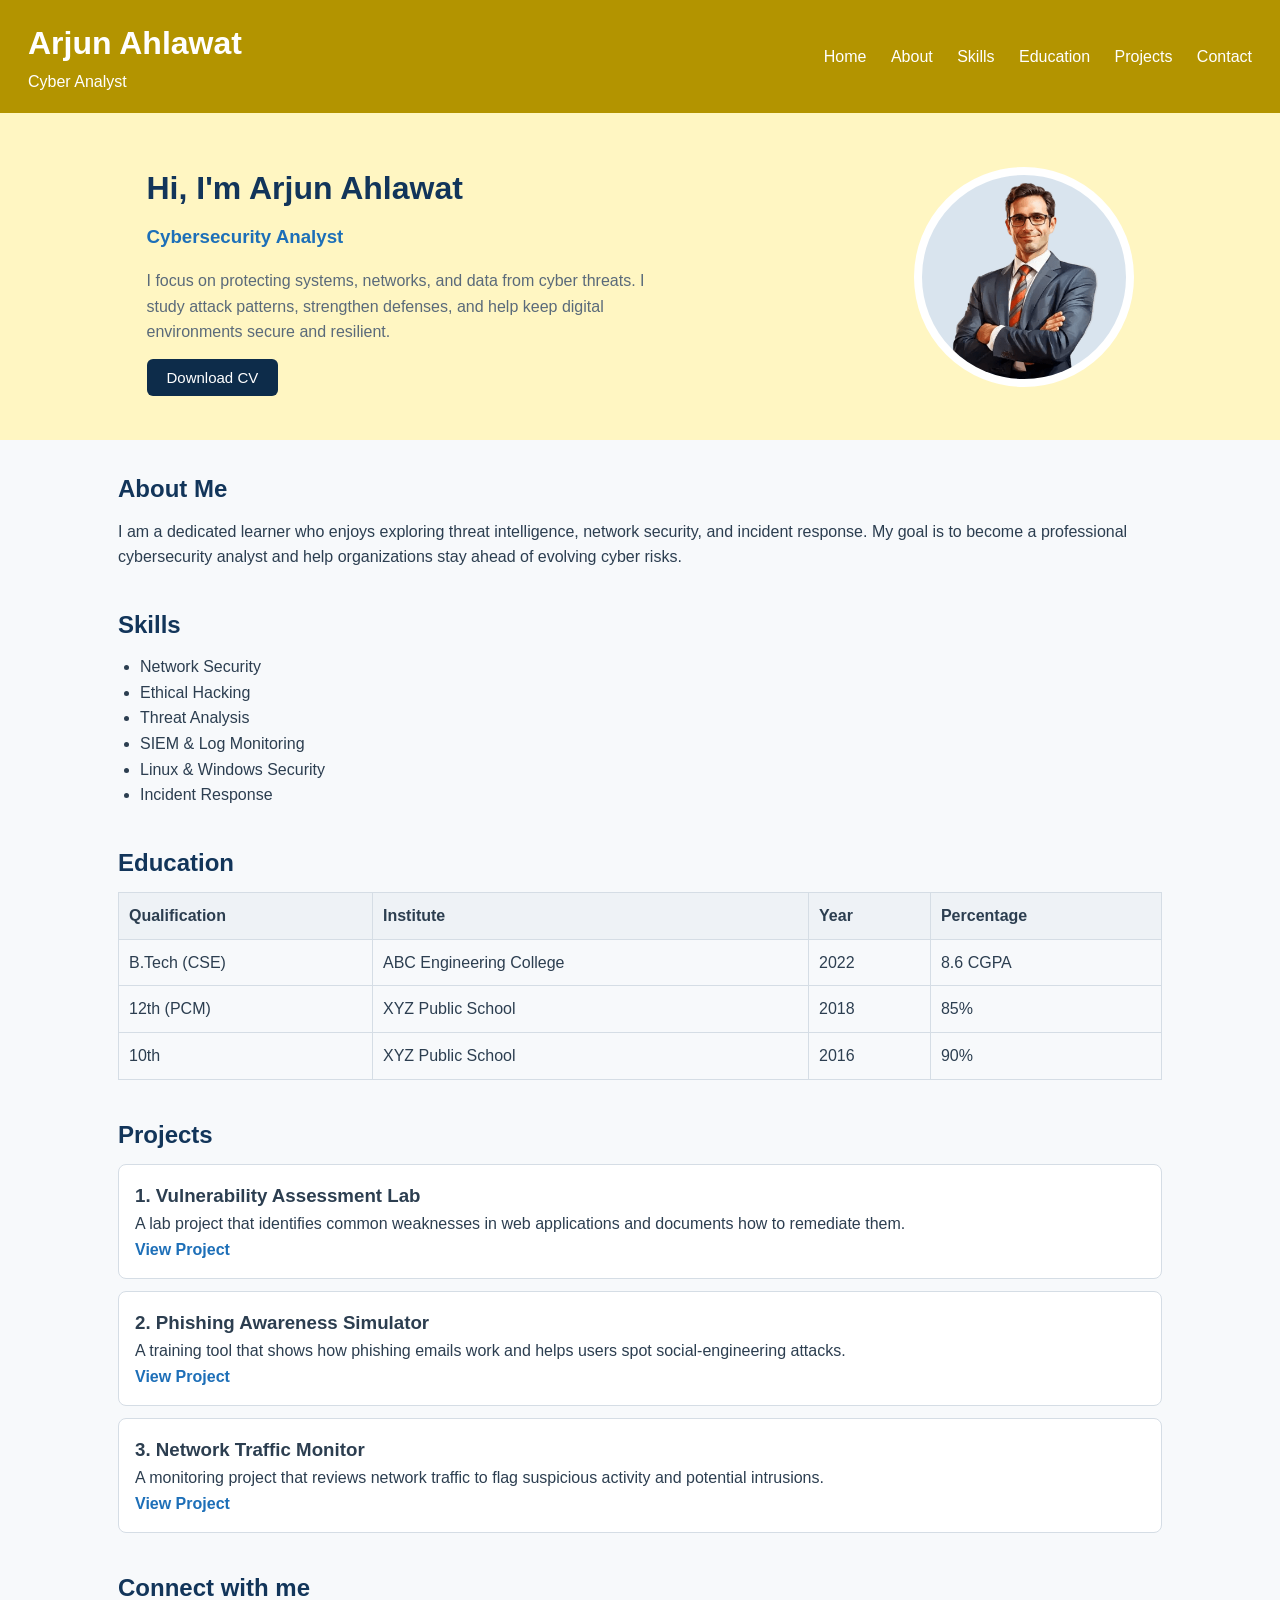
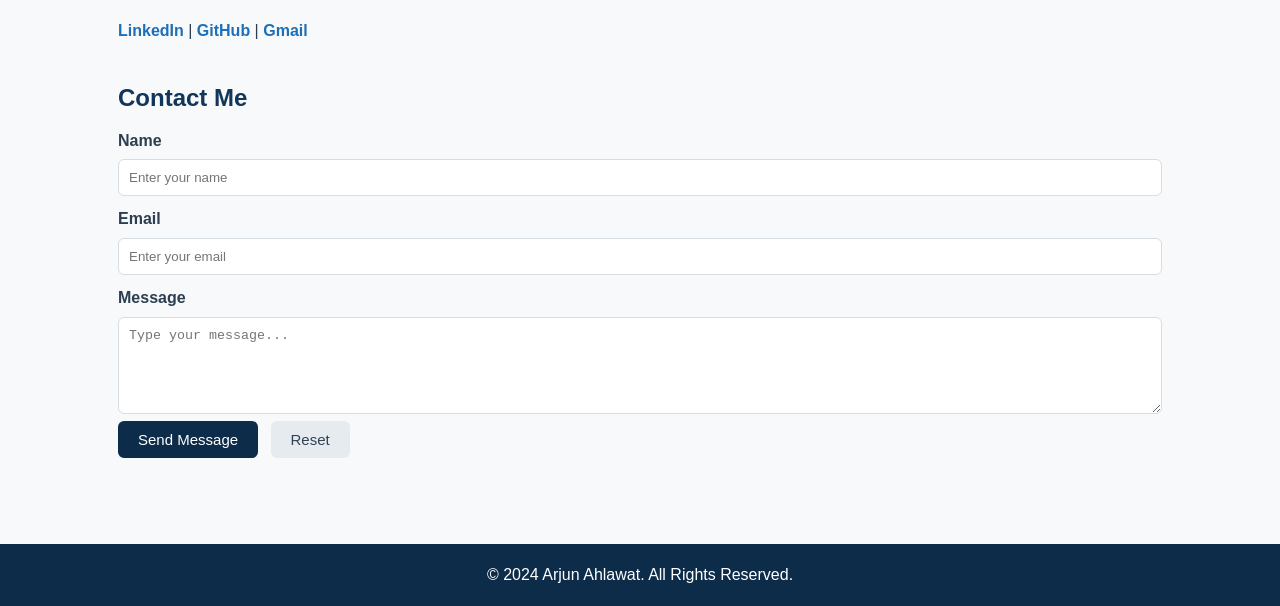
<file: Assignment/index.html>
<!DOCTYPE html>

<html>

<head>
  <title>Arjun Ahlawat | Cyber Security</title>
  <link rel="stylesheet" href="style.css">
</head>


<body>
  <header class="topbar">

    <div class="name">
      <h1>Arjun Ahlawat</h1>
      <p>Cyber Analyst</p>
    </div>

    <nav class="menu">
      <a href="#home">Home</a>
      <a href="#about">About</a>
      <a href="#skills">Skills</a>
      <a href="#education">Education</a>
      <a href="#projects">Projects</a>
      <a href="#contact">Contact</a>
    </nav>

  </header>

  <section class="intro" id="home">

    <div class="intro-text">
      <h2>Hi, I'm Arjun Ahlawat</h2>
      <h3>Cybersecurity Analyst</h3>
      <p>
        I focus on protecting systems, networks, and data from cyber threats.
        I study attack patterns, strengthen defenses, and help keep digital
        environments secure and resilient.
      </p>
      <a class="btn" href="#">Download CV</a>
    </div>
    
    <img class="profile" src="pngtree-happy-corporate-business-professional-one-man-clipart-white-background-png-image_10329231.png" alt="Arjun Ahlawat">
  </section>

  <main class="page">

    <section id="about">
      <h2>About Me</h2>
      <p>
        I am a dedicated learner who enjoys exploring threat intelligence,
        network security, and incident response. My goal is to become a
        professional cybersecurity analyst and help organizations stay
        ahead of evolving cyber risks.
      </p>
    </section>

    <section id="skills">
      <h2>Skills</h2>
      <ul>
        <li>Network Security</li>
        <li>Ethical Hacking</li>
        <li>Threat Analysis</li>
        <li>SIEM &amp; Log Monitoring</li>
        <li>Linux &amp; Windows Security</li>
        <li>Incident Response</li>
      </ul>
    </section>

    <section id="education">
      <h2>Education</h2>
      <table>
        <tr>
          <th>Qualification</th>
          <th>Institute</th>
          <th>Year</th>
          <th>Percentage</th>
        </tr>
        <tr>
          <td>B.Tech (CSE)</td>
          <td>ABC Engineering College</td>
          <td>2022</td>
          <td>8.6 CGPA</td>
        </tr>
        <tr>
          <td>12th (PCM)</td>
          <td>XYZ Public School</td>
          <td>2018</td>
          <td>85%</td>
        </tr>
        <tr>
          <td>10th</td>
          <td>XYZ Public School</td>
          <td>2016</td>
          <td>90%</td>
        </tr>
      </table>
    </section>

    <section id="projects">
      <h2>Projects</h2>
      <div class="project">
        <h3>1. Vulnerability Assessment Lab</h3>
        <p>A lab project that identifies common weaknesses in web applications and documents how to remediate them.</p>
        <a href="#">View Project</a>
      </div>
      <div class="project">
        <h3>2. Phishing Awareness Simulator</h3>
        <p>A training tool that shows how phishing emails work and helps users spot social-engineering attacks.</p>
        <a href="#">View Project</a>
      </div>
      <div class="project">
        <h3>3. Network Traffic Monitor</h3>
        <p>A monitoring project that reviews network traffic to flag suspicious activity and potential intrusions.</p>
        <a href="#">View Project</a>
      </div>
    </section>

    <section id="social">
      <h2>Connect with me</h2>
      <p>
        <a href="#">LinkedIn</a> |
        <a href="#">GitHub</a> |
        <a href="#">Gmail</a>
      </p>
    </section>

    <section id="contact">
      <h2>Contact Me</h2>
      <form>
        <label for="name">Name</label>
        <input id="name" type="text" placeholder="Enter your name">

        <label for="email">Email</label>
        <input id="email" type="email" placeholder="Enter your email">

        <label for="message">Message</label>
        <textarea id="message" rows="5" placeholder="Type your message..."></textarea>

        <br>
        <button class="btn" type="submit">Send Message</button>
        <button class="btn-reset" type="reset">Reset</button>
      </form>
    </section>

  </main>

  <footer>
    <p>&copy; 2024 Arjun Ahlawat. All Rights Reserved.</p>
  </footer>

</body>
</html>
</file>
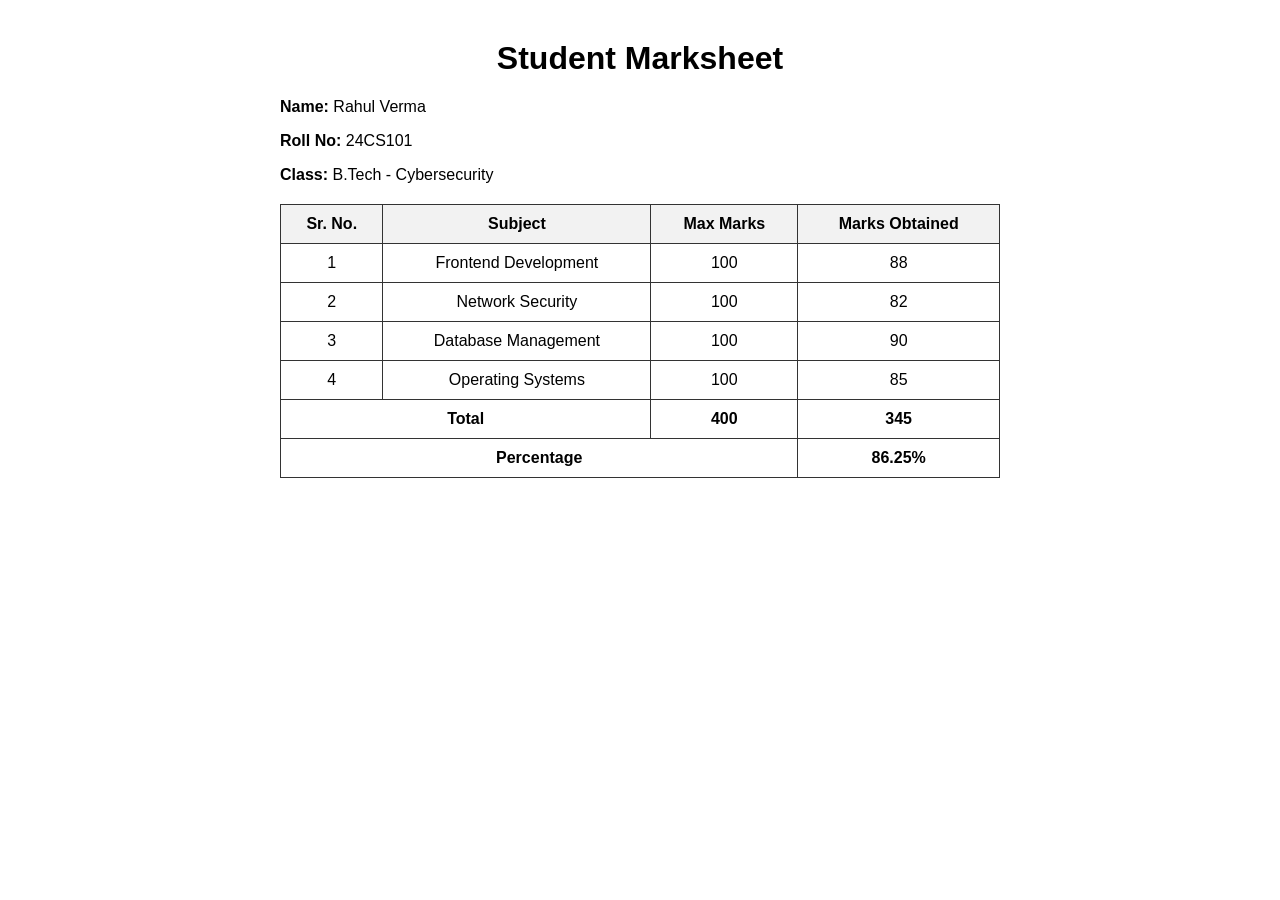
<file: Assignment - 2 (Lab)/1_marksheet.html>
<!DOCTYPE html>
<html lang="en">
<head>
<meta charset="UTF-8">
<title>Student Marksheet</title>
<style>
    body { font-family: Arial, sans-serif; margin: 40px; }
    h1 { text-align: center; }
    table { border-collapse: collapse; width: 60%; margin: 20px auto; }
    th, td { border: 1px solid #333; padding: 10px; text-align: center; }
    th { background-color: #f2f2f2; }
    .info { width: 60%; margin: 0 auto 20px auto; }
</style>
</head>
<body>

<h1>Student Marksheet</h1>

<div class="info">
    <p><strong>Name:</strong> Rahul Verma</p>
    <p><strong>Roll No:</strong> 24CS101</p>
    <p><strong>Class:</strong> B.Tech - Cybersecurity</p>
</div>

<table>
    <tr>
        <th>Sr. No.</th>
        <th>Subject</th>
        <th>Max Marks</th>
        <th>Marks Obtained</th>
    </tr>
    <tr>
        <td>1</td>
        <td>Frontend Development</td>
        <td>100</td>
        <td>88</td>
    </tr>
    <tr>
        <td>2</td>
        <td>Network Security</td>
        <td>100</td>
        <td>82</td>
    </tr>
    <tr>
        <td>3</td>
        <td>Database Management</td>
        <td>100</td>
        <td>90</td>
    </tr>
    <tr>
        <td>4</td>
        <td>Operating Systems</td>
        <td>100</td>
        <td>85</td>
    </tr>
    <tr>
        <td colspan="2"><strong>Total</strong></td>
        <td><strong>400</strong></td>
        <td><strong>345</strong></td>
    </tr>
    <tr>
        <td colspan="3"><strong>Percentage</strong></td>
        <td><strong>86.25%</strong></td>
    </tr>
</table>

</body>
</html>
</file>
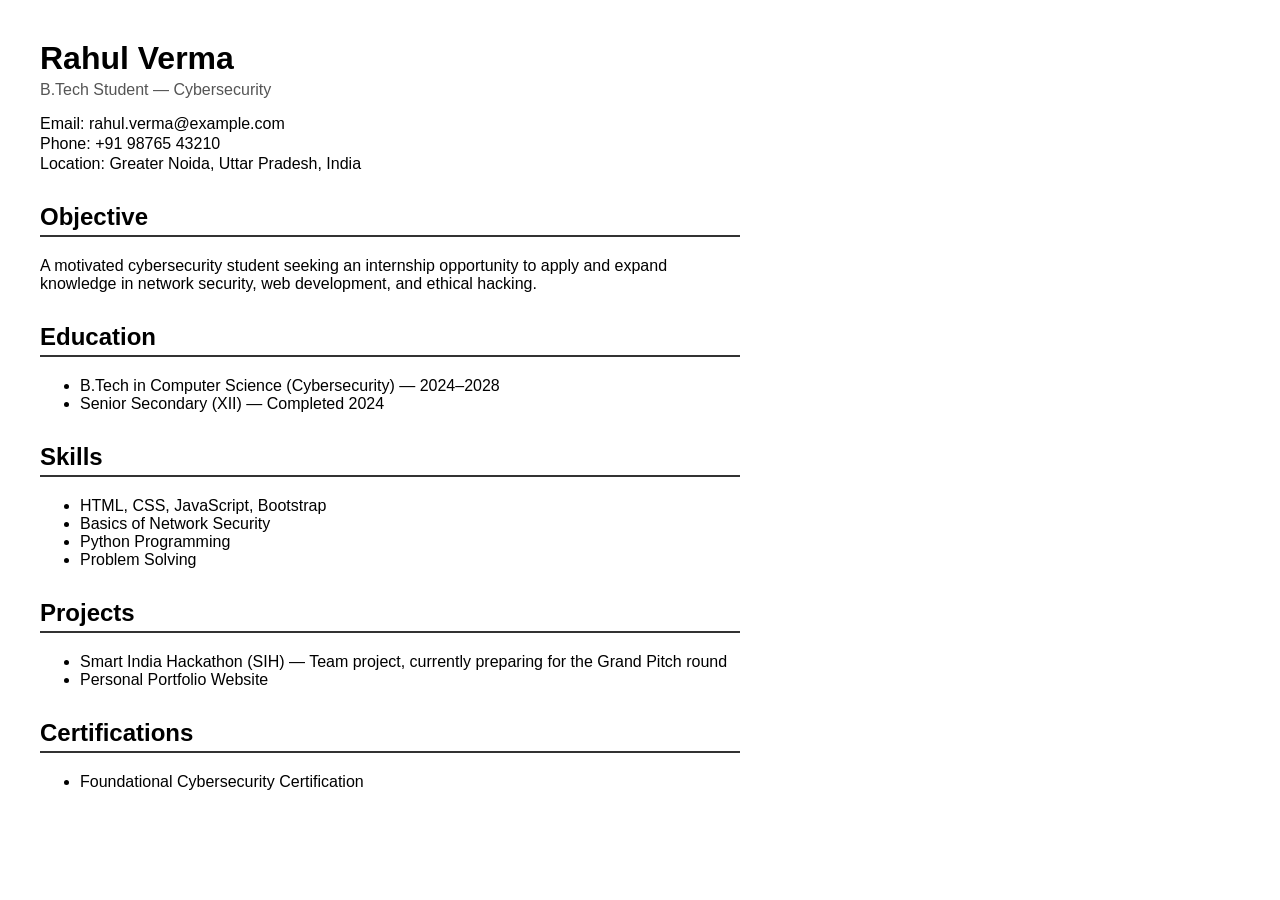
<file: Assignment - 2 (Lab)/2_resume.html>
<!DOCTYPE html>
<html lang="en">
<head>
<meta charset="UTF-8">
<title>Resume</title>
<style>
    body { font-family: Arial, sans-serif; margin: 40px; max-width: 700px; }
    h1 { margin-bottom: 0; }
    .subtitle { color: #555; margin-top: 4px; }
    h2 { border-bottom: 2px solid #333; padding-bottom: 4px; margin-top: 30px; }
    ul { margin: 5px 0; }
    .contact p { margin: 2px 0; }
</style>
</head>
<body>

<h1>Rahul Verma</h1>
<p class="subtitle">B.Tech Student — Cybersecurity</p>

<div class="contact">
    <p>Email: rahul.verma@example.com</p>
    <p>Phone: +91 98765 43210</p>
    <p>Location: Greater Noida, Uttar Pradesh, India</p>
</div>

<h2>Objective</h2>
<p>A motivated cybersecurity student seeking an internship opportunity to apply and expand knowledge in network security, web development, and ethical hacking.</p>

<h2>Education</h2>
<ul>
    <li>B.Tech in Computer Science (Cybersecurity) — 2024–2028</li>
    <li>Senior Secondary (XII) — Completed 2024</li>
</ul>

<h2>Skills</h2>
<ul>
    <li>HTML, CSS, JavaScript, Bootstrap</li>
    <li>Basics of Network Security</li>
    <li>Python Programming</li>
    <li>Problem Solving</li>
</ul>

<h2>Projects</h2>
<ul>
    <li>Smart India Hackathon (SIH) — Team project, currently preparing for the Grand Pitch round</li>
    <li>Personal Portfolio Website</li>
</ul>

<h2>Certifications</h2>
<ul>
    <li>Foundational Cybersecurity Certification</li>
</ul>

</body>
</html>
</file>
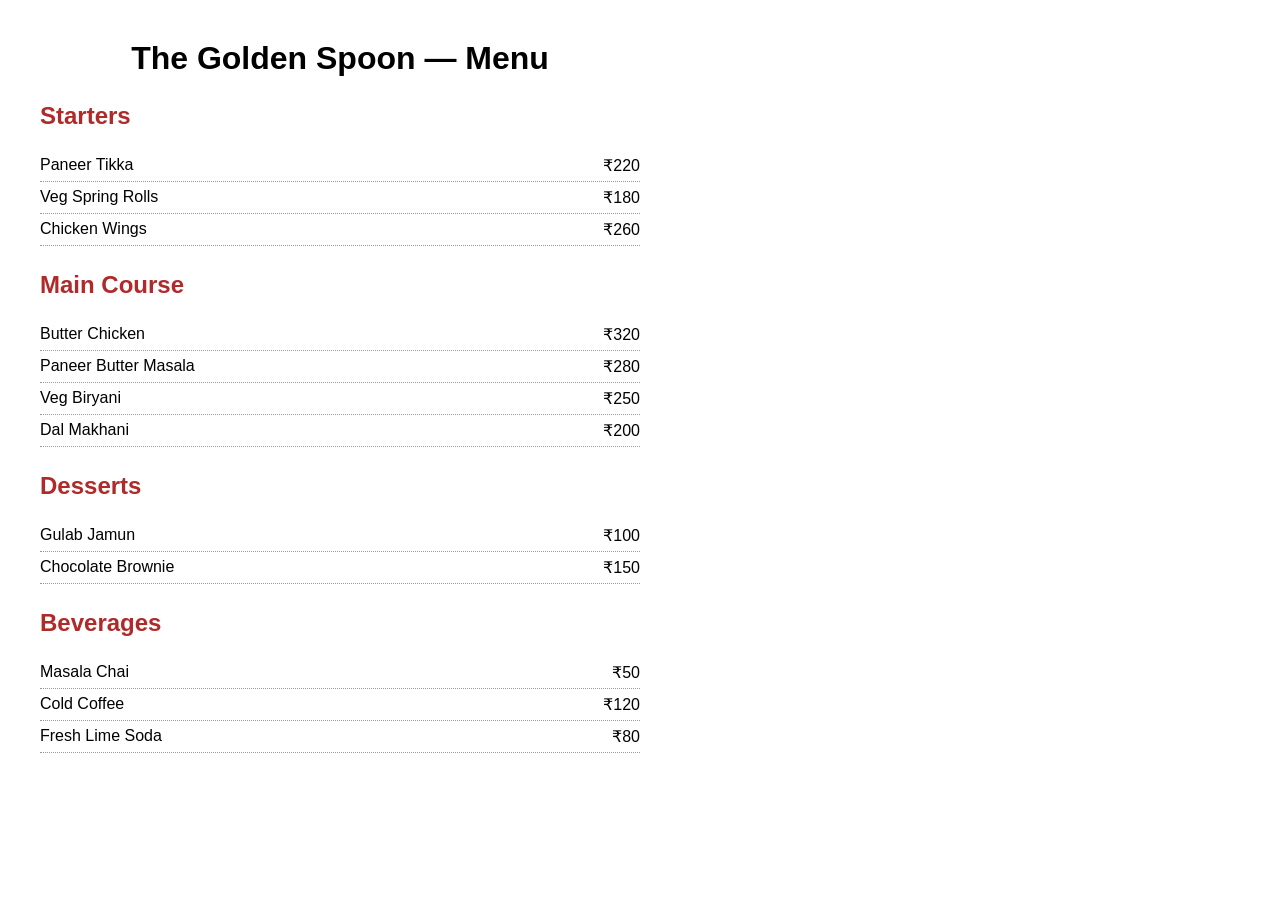
<file: Assignment - 2 (Lab)/3_restaurant_menu.html>
<!DOCTYPE html>
<html lang="en">
<head>
<meta charset="UTF-8">
<title>Restaurant Menu</title>
<style>
    body { font-family: Arial, sans-serif; margin: 40px; max-width: 600px; }
    h1 { text-align: center; }
    h2 { color: #b02a2a; margin-top: 25px; }
    ul { list-style-type: none; padding-left: 0; }
    li { display: flex; justify-content: space-between; border-bottom: 1px dotted #999; padding: 6px 0; }
</style>
</head>
<body>

<h1>The Golden Spoon — Menu</h1>

<h2>Starters</h2>
<ul>
    <li><span>Paneer Tikka</span><span>₹220</span></li>
    <li><span>Veg Spring Rolls</span><span>₹180</span></li>
    <li><span>Chicken Wings</span><span>₹260</span></li>
</ul>

<h2>Main Course</h2>
<ul>
    <li><span>Butter Chicken</span><span>₹320</span></li>
    <li><span>Paneer Butter Masala</span><span>₹280</span></li>
    <li><span>Veg Biryani</span><span>₹250</span></li>
    <li><span>Dal Makhani</span><span>₹200</span></li>
</ul>

<h2>Desserts</h2>
<ul>
    <li><span>Gulab Jamun</span><span>₹100</span></li>
    <li><span>Chocolate Brownie</span><span>₹150</span></li>
</ul>

<h2>Beverages</h2>
<ul>
    <li><span>Masala Chai</span><span>₹50</span></li>
    <li><span>Cold Coffee</span><span>₹120</span></li>
    <li><span>Fresh Lime Soda</span><span>₹80</span></li>
</ul>

</body>
</html>
</file>
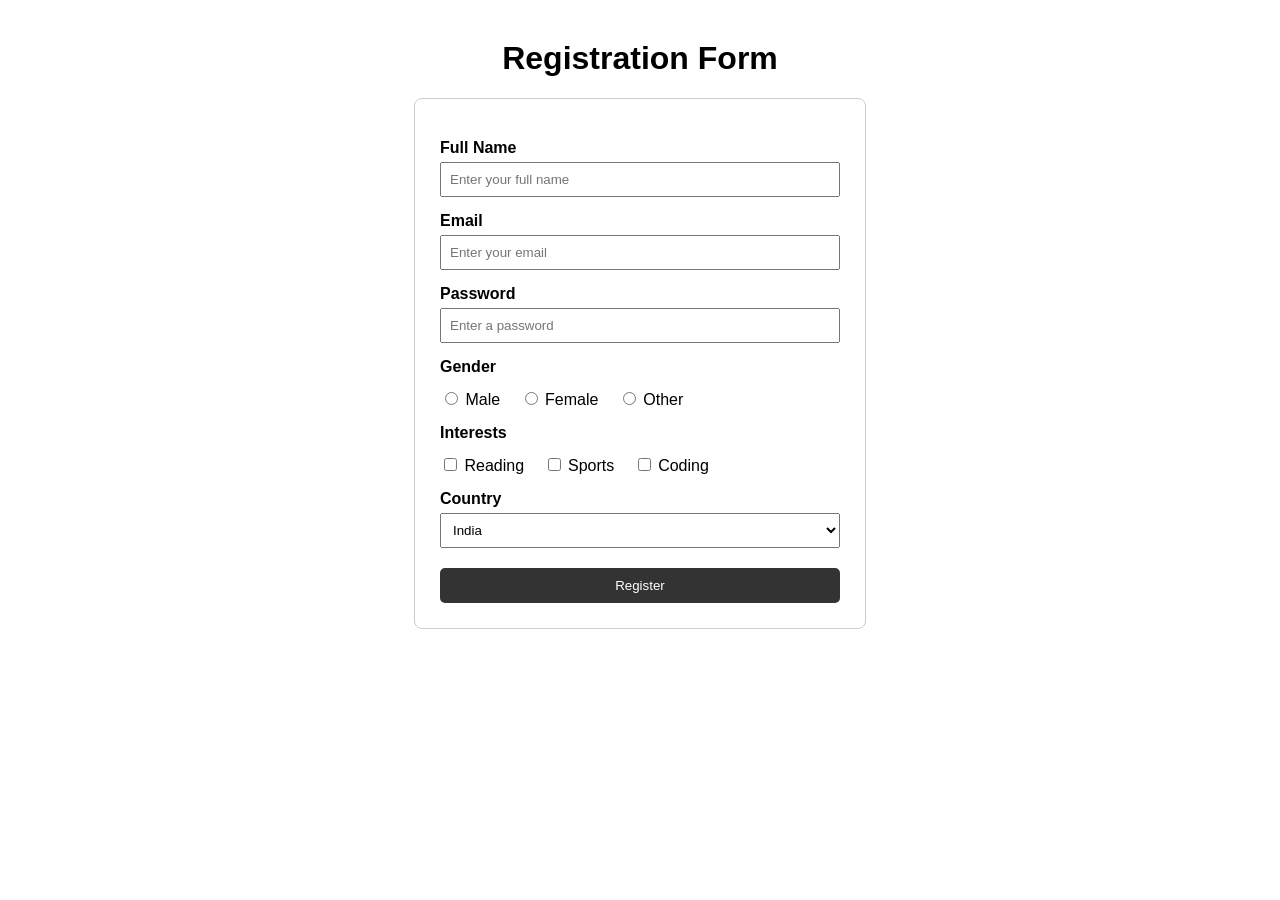
<file: Assignment - 2 (Lab)/4_registration_form.html>
<!DOCTYPE html>
<html lang="en">
<head>
<meta charset="UTF-8">
<title>Registration Form</title>
<style>
    body { font-family: Arial, sans-serif; margin: 40px; }
    form { max-width: 400px; margin: 0 auto; border: 1px solid #ccc; padding: 25px; border-radius: 8px; }
    h1 { text-align: center; }
    label { display: block; margin-top: 15px; font-weight: bold; }
    input[type="text"], input[type="email"], input[type="password"], select {
        width: 100%; padding: 8px; margin-top: 5px; box-sizing: border-box;
    }
    .radio-group label, .checkbox-group label { display: inline-block; font-weight: normal; margin-right: 15px; }
    button { margin-top: 20px; width: 100%; padding: 10px; background-color: #333; color: white; border: none; border-radius: 5px; cursor: pointer; }
    button:hover { background-color: #555; }
</style>
</head>
<body>

<h1>Registration Form</h1>

<form action="#" method="post">

    <label for="fullname">Full Name</label>
    <input type="text" id="fullname" name="fullname" placeholder="Enter your full name" required>

    <label for="email">Email</label>
    <input type="email" id="email" name="email" placeholder="Enter your email" required>

    <label for="password">Password</label>
    <input type="password" id="password" name="password" placeholder="Enter a password" required>

    <label>Gender</label>
    <div class="radio-group">
        <input type="radio" id="male" name="gender" value="male">
        <label for="male">Male</label>

        <input type="radio" id="female" name="gender" value="female">
        <label for="female">Female</label>

        <input type="radio" id="other" name="gender" value="other">
        <label for="other">Other</label>
    </div>

    <label>Interests</label>
    <div class="checkbox-group">
        <input type="checkbox" id="reading" name="interests" value="reading">
        <label for="reading">Reading</label>

        <input type="checkbox" id="sports" name="interests" value="sports">
        <label for="sports">Sports</label>

        <input type="checkbox" id="coding" name="interests" value="coding">
        <label for="coding">Coding</label>
    </div>

    <label for="country">Country</label>
    <select id="country" name="country">
        <option value="india">India</option>
        <option value="usa">USA</option>
        <option value="uk">UK</option>
        <option value="other">Other</option>
    </select>

    <button type="submit">Register</button>

</form>

</body>
</html>
</file>
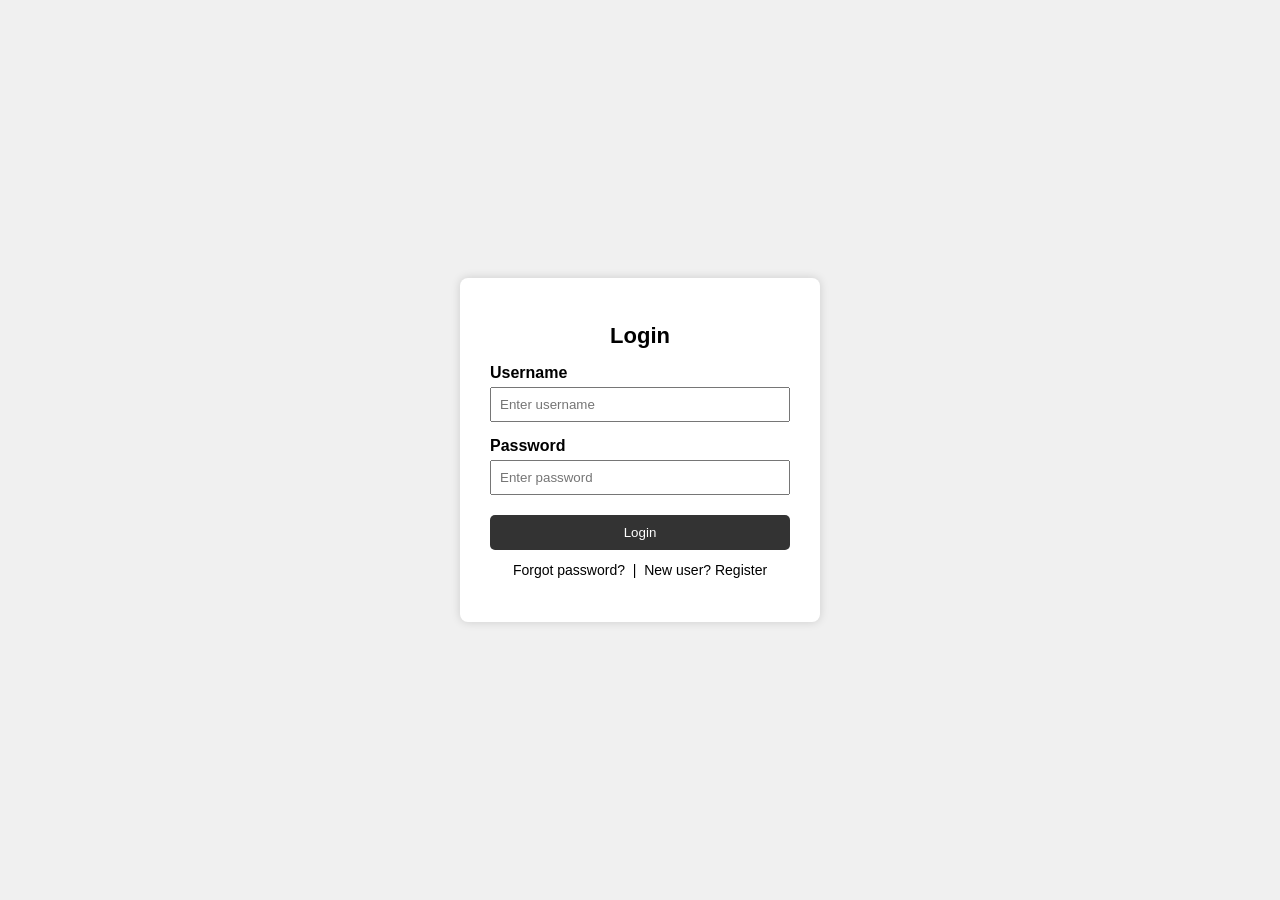
<file: Assignment - 2 (Lab)/5_login_page.html>
<!DOCTYPE html>
<html lang="en">
<head>
<meta charset="UTF-8">
<title>Login Page</title>
<style>
    body {
        font-family: Arial, sans-serif;
        display: flex;
        justify-content: center;
        align-items: center;
        height: 100vh;
        margin: 0;
        background-color: #f0f0f0;
    }
    .login-box {
        background: white;
        padding: 30px;
        border-radius: 8px;
        box-shadow: 0 0 10px rgba(0,0,0,0.15);
        width: 300px;
    }
    h1 { text-align: center; font-size: 22px; }
    label { display: block; margin-top: 15px; font-weight: bold; }
    input[type="text"], input[type="password"] {
        width: 100%; padding: 8px; margin-top: 5px; box-sizing: border-box;
    }
    button {
        margin-top: 20px; width: 100%; padding: 10px;
        background-color: #333; color: white; border: none; border-radius: 5px; cursor: pointer;
    }
    button:hover { background-color: #555; }
    .extra { text-align: center; margin-top: 12px; font-size: 14px; }
</style>
</head>
<body>

<div class="login-box">
    <h1>Login</h1>
    <form action="#" method="post">
        <label for="username">Username</label>
        <input type="text" id="username" name="username" placeholder="Enter username" required>

        <label for="password">Password</label>
        <input type="password" id="password" name="password" placeholder="Enter password" required>

        <button type="submit">Login</button>
    </form>
    <p class="extra">Forgot password? &nbsp;|&nbsp; New user? Register</p>
</div>

</body>
</html>
</file>
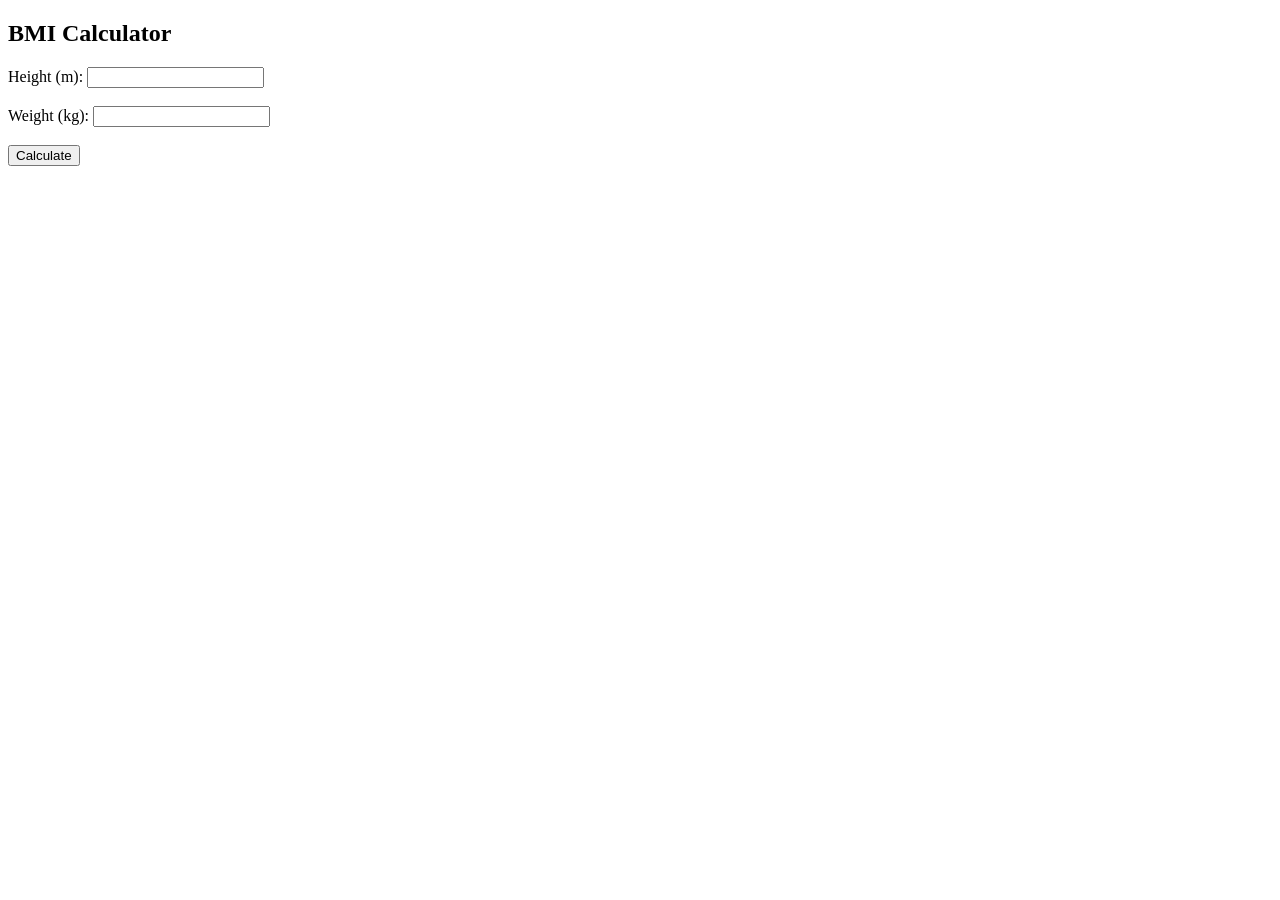
<file: Assignment - 3 (Lab)/Question-1.html>
<!DOCTYPE html>
<html>
<head>
  <title>BMI Calculator</title>
</head>
<body>
  <h2>BMI Calculator</h2>
  Height (m): <input type="number" id="height" step="0.01"><br><br>
  Weight (kg): <input type="number" id="weight"><br><br>
  <button onclick="calcBMI()">Calculate</button>
  <p id="result"></p>

  <script>
    function calcBMI() {
      let h = parseFloat(document.getElementById("height").value);
      let w = parseFloat(document.getElementById("weight").value);
      let bmi = w / (h * h);
      let cat = "";
      if (bmi < 18.5) cat = "Underweight";
      else if (bmi < 25) cat = "Normal";
      else cat = "Overweight";
      document.getElementById("result").innerHTML = "BMI: " + bmi.toFixed(2) + " (" + cat + ")";
    }
  </script>
</body>
</html>
</file>
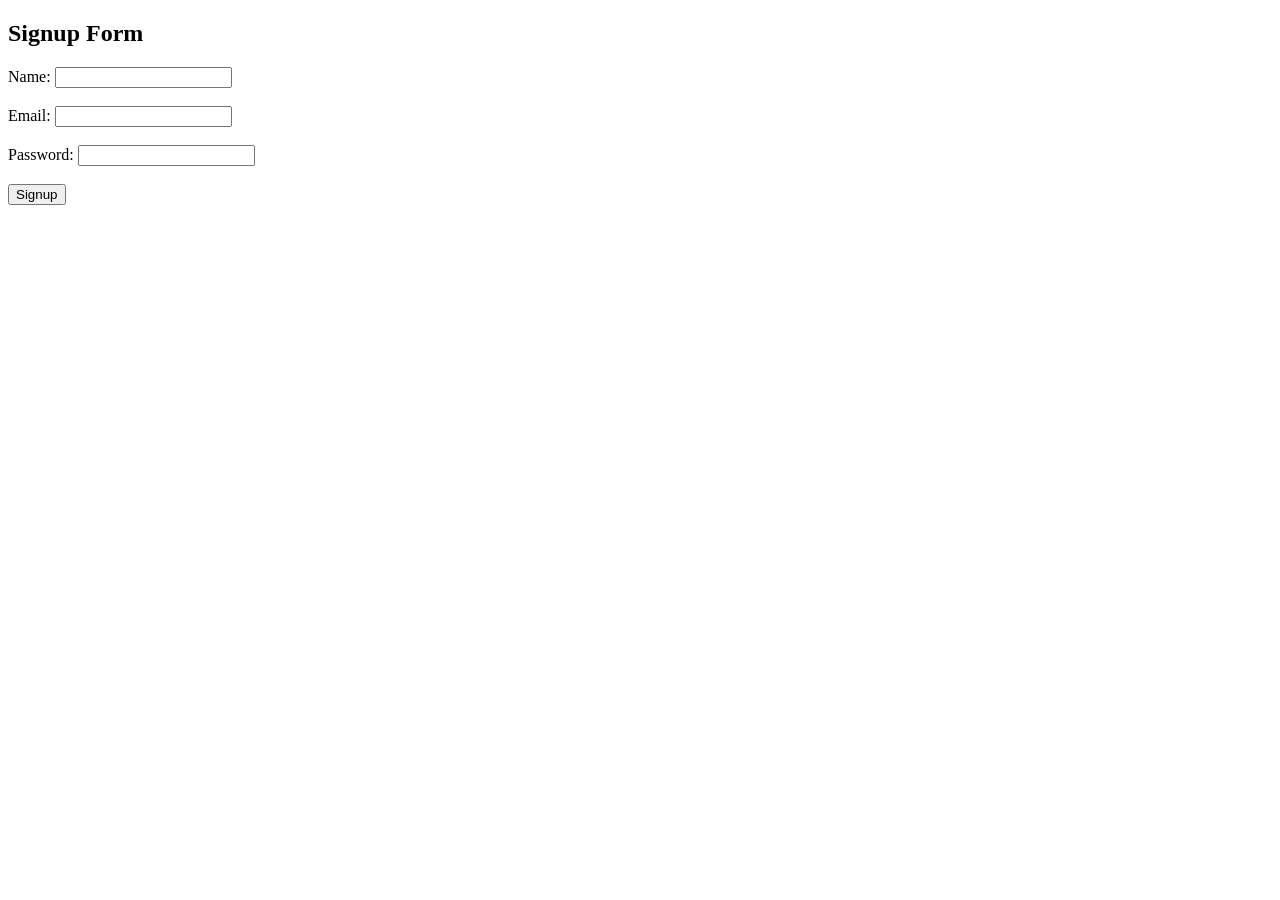
<file: Assignment - 3 (Lab)/Question-2.html>
<!DOCTYPE html>
<html>
<head>
  <title>Signup</title>
</head>
<body>
  <h2>Signup Form</h2>
  <form onsubmit="return validate()">
    Name: <input type="text" id="name"><br><br>
    Email: <input type="email" id="email"><br><br>
    Password: <input type="password" id="pass"><br><br>
    <button type="submit">Signup</button>
  </form>
  <p id="msg"></p>

  <script>
    function validate() {
      let name = document.getElementById("name").value;
      let email = document.getElementById("email").value;
      let pass = document.getElementById("pass").value;
      if (name === "" || email === "" || pass === "") {
        document.getElementById("msg").innerHTML = "All fields required!";
        return false;
      }
      if (pass.length < 6) {
        document.getElementById("msg").innerHTML = "Password must be at least 6 characters!";
        return false;
      }
      document.getElementById("msg").innerHTML = "Signup successful!";
      return false; // prevent actual submit for demo
    }
  </script>
</body>
</html>
</file>
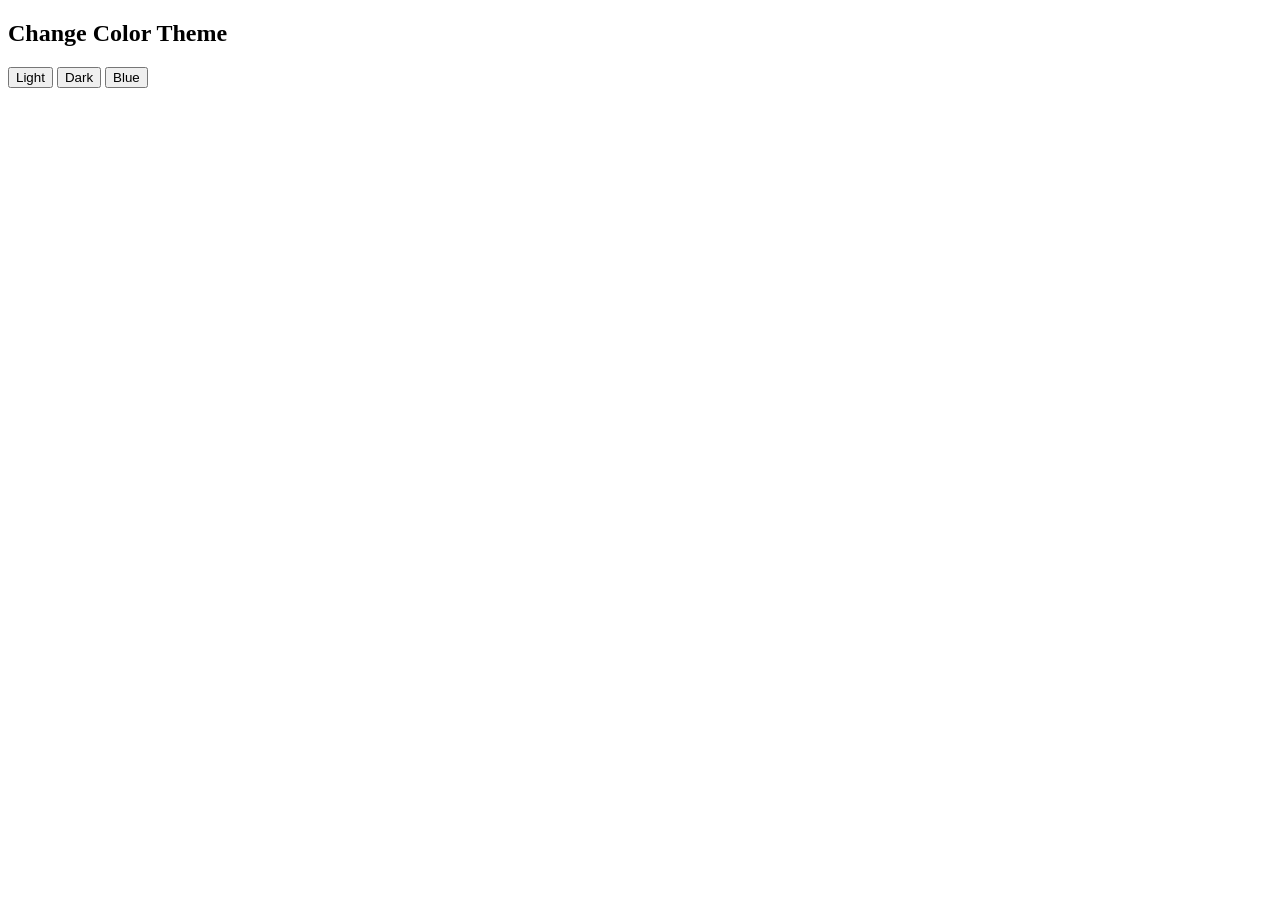
<file: Assignment - 3 (Lab)/Question-3.html>
<!DOCTYPE html>
<html>
<head>
  <title>Theme Changer</title>
</head>
<body id="body">
  <h2>Change Color Theme</h2>
  <button onclick="setTheme('light')">Light</button>
  <button onclick="setTheme('dark')">Dark</button>
  <button onclick="setTheme('blue')">Blue</button>

  <script>
    function setTheme(theme) {
      let body = document.getElementById("body");
      if (theme === "light") {
        body.style.background = "white";
        body.style.color = "black";
      } else if (theme === "dark") {
        body.style.background = "black";
        body.style.color = "white";
      } else if (theme === "blue") {
        body.style.background = "#cce5ff";
        body.style.color = "#003366";
      }
    }
  </script>
</body>
</html>
</file>
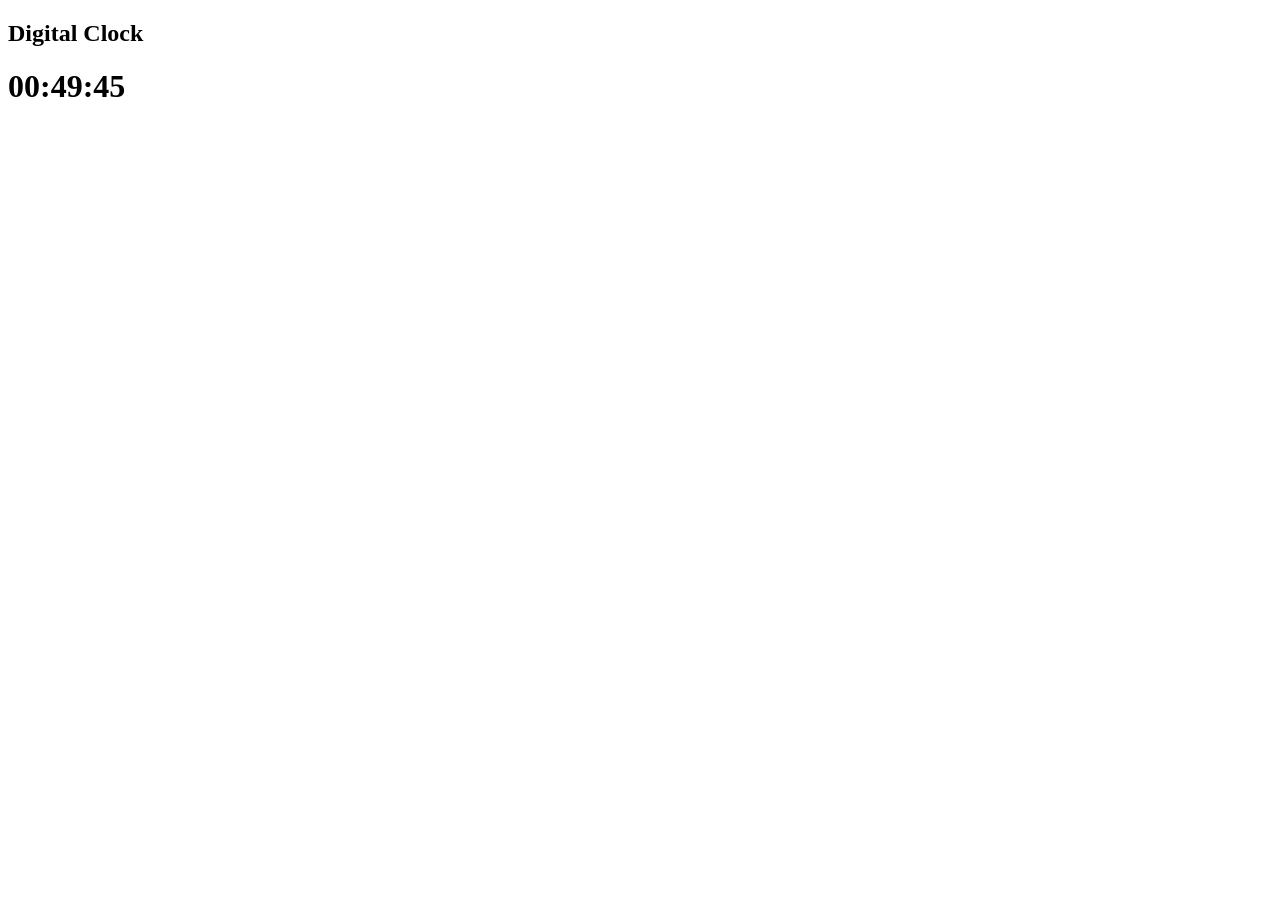
<file: Assignment - 3 (Lab)/Question-4.html>
<!DOCTYPE html>
<html>
<head>
  <title>Digital Clock</title>
</head>
<body>
  <h2>Digital Clock</h2>
  <h1 id="clock"></h1>

  <script>
    function updateClock() {
      let now = new Date();
      let h = now.getHours().toString().padStart(2, "0");
      let m = now.getMinutes().toString().padStart(2, "0");
      let s = now.getSeconds().toString().padStart(2, "0");
      document.getElementById("clock").innerHTML = h + ":" + m + ":" + s;
    }
    setInterval(updateClock, 1000);
    updateClock();
  </script>
</body>
</html>
</file>
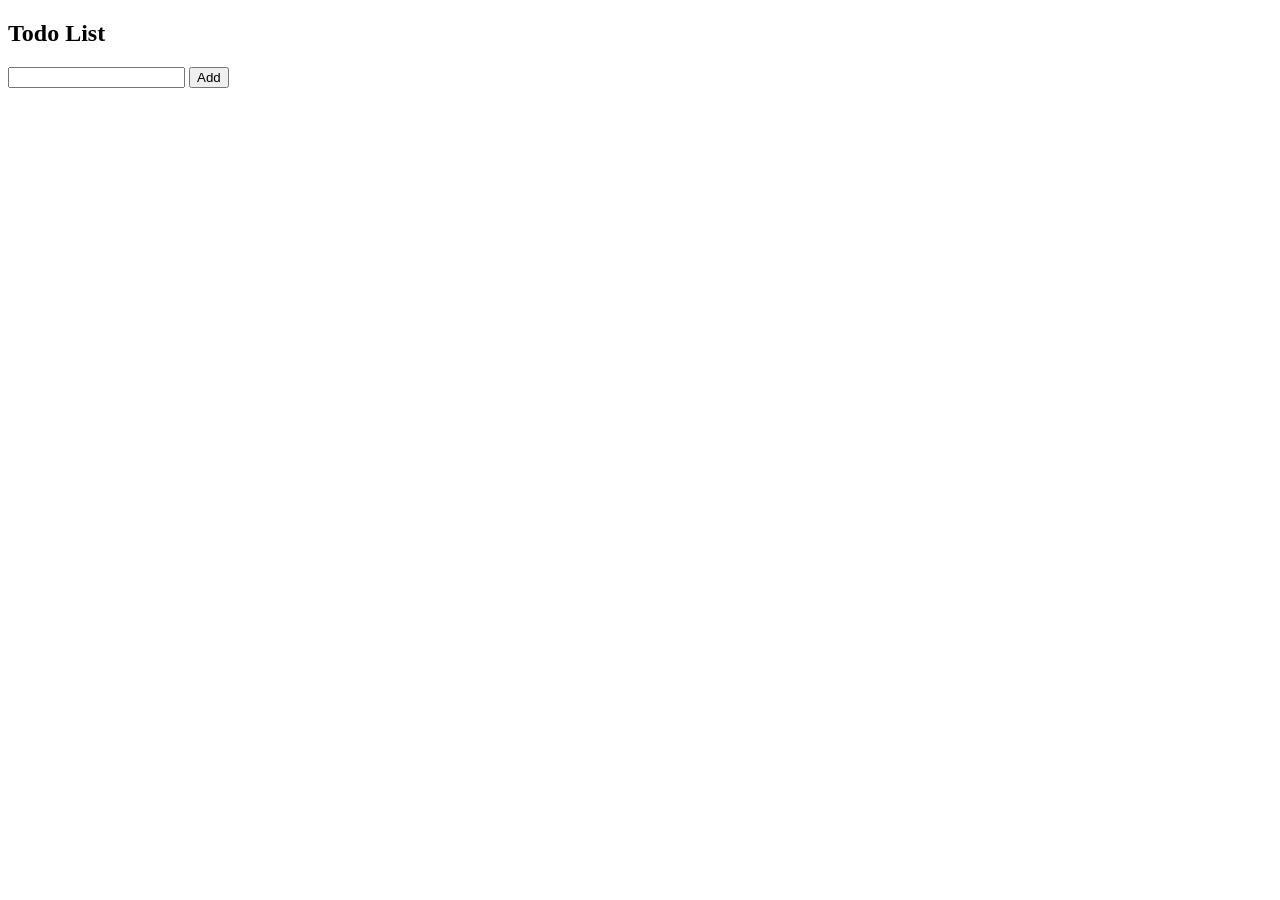
<file: Assignment - 3 (Lab)/Question-5.html>
<!DOCTYPE html>
<html>
<head>
  <title>Todo List</title>
</head>
<body>
  <h2>Todo List</h2>
  <input type="text" id="task">
  <button onclick="addTask()">Add</button>
  <ul id="list"></ul>

  <script>
    function addTask() {
      let task = document.getElementById("task").value;
      if (task === "") return;
      let li = document.createElement("li");
      li.innerHTML = task + 
        ' <button onclick="this.parentElement.remove()">Delete</button>' +
        ' <button onclick="this.parentElement.style.textDecoration=\'line-through\'">Done</button>';
      document.getElementById("list").appendChild(li);
      document.getElementById("task").value = "";
    }
  </script>
</body>
</html>
</file>
<file: Assignment/style.css>
* 
{
  margin: 0;
  padding: 0;
  box-sizing: border-box;
}

body 
{
  font-family: Arial, sans-serif;
  color: #2c3e50;
  background: #f7f9fb;
  line-height: 1.6;
}

a 
{
  text-decoration: none;
}

.topbar 
{
  background: #b39400;
  color: white;
  padding: 18px 28px;
  display: flex;
  justify-content: space-between;
  align-items: center;
  flex-wrap: wrap;
}

.menu a 
{
  color: white;
  margin-left: 20px;
}

.menu a:hover 
{
  color: #5c4300;
}

.intro 
{
  background: #fff6c2;
  padding: 50px 28px;
  display: flex;
  justify-content: space-around;
  align-items: center;
  flex-wrap: wrap;
  gap: 30px;
}

.intro-text h2 
{
  color: #12355a;
  font-size: 32px;
}

.intro-text h3 
{
  color: #1d6fb8;
  margin: 8px 0 16px;
}

.intro-text p 
{
  max-width: 500px;
  margin-bottom: 20px;
  color: #5a6a7a;
}

.profile 
{
  width: 220px;
  height: 220px;
  border-radius: 50%;
  background: #d9e4ee;
  border: 8px solid white;
}

.btn 
{
  background: #0d2c4a;
  color: white;
  border: none;
  padding: 10px 20px;
  border-radius: 6px;
  cursor: pointer;
  font-size: 15px;
}

.btn-reset 
{
  background: #e6ebf0;
  color: #334155;
  border: none;
  padding: 10px 20px;
  border-radius: 6px;
  cursor: pointer;
  font-size: 15px;
  margin-left: 8px;
}

.page 
{
  max-width: 1100px;
  margin: 0 auto;
  padding: 30px 28px 50px;
}

.page section 
{
  margin-bottom: 36px;
}

.page h2 
{
  color: #12355a;
  margin-bottom: 10px;
}

#skills ul 
{
  margin-left: 22px;
}

table 
{
  width: 100%;
  border-collapse: collapse;
}

th, td 
{
  border: 1px solid #d5dde5;
  padding: 10px;
  text-align: left;
}

th 
{
  background: #eef2f6;
}

.project 
{
  border: 1px solid #d5dde5;
  border-radius: 8px;
  padding: 16px;
  margin-bottom: 12px;
  background: white;
}

.project a 
{
  color: #1d6fb8;
  font-weight: bold;
}

#social a 
{
  color: #1d6fb8;
  font-weight: bold;
}

form label 
{
  display: block;
  font-weight: bold;
  margin: 10px 0 6px;
}

form input,
form textarea 
{
  width: 100%;
  padding: 10px;
  border: 1px solid #d5dde5;
  border-radius: 6px;
}

footer 
{
  background: #0d2c4a;
  color: white;
  text-align: center;
  padding: 18px;
}
</file>
